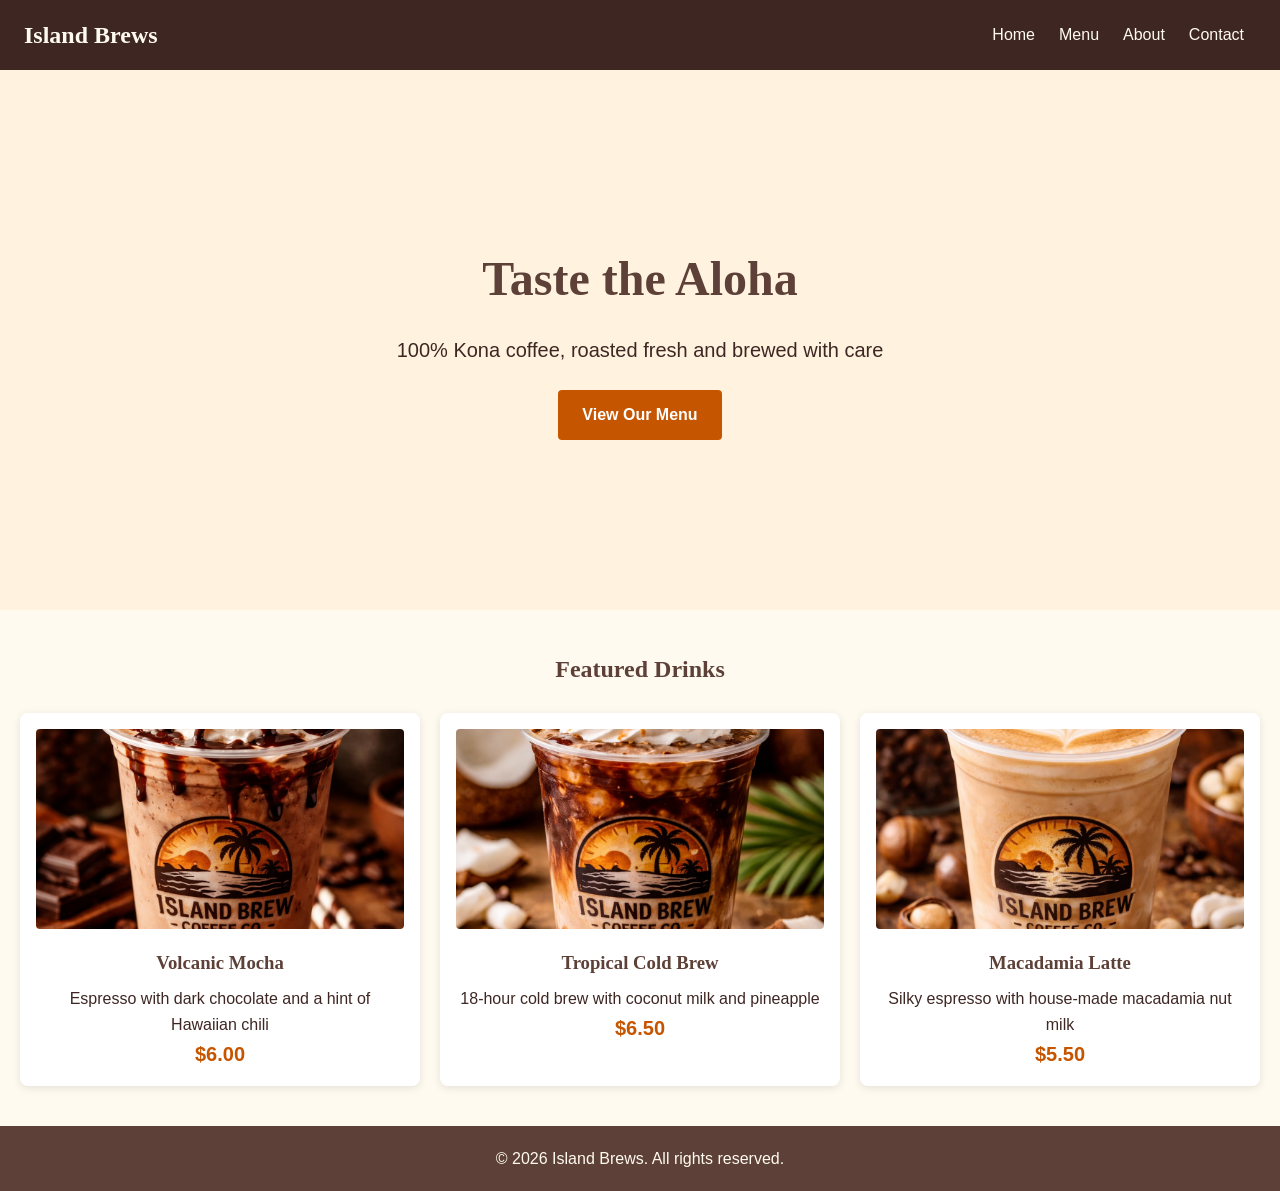
<file: island-brews/index.html>
<!DOCTYPE html>
<html lang="en">
  <head>
    <meta charset="UTF-8">
    <meta name="viewport" content="width=device-width, initial-scale=1.0">
    <title>Island Brews - Hawaiian Coffee</title>
    <link rel="stylesheet" href="homepage.css">
  </head>
  <body>
    <header>
      <div class="logo">Island Brews</div>
      <nav>
        <ul>
            <li><a href="index.html">Home</a></li>
            <li><a href="menu.html">Menu</a></li>
            <li><a href="about.html">About</a></li>
            <li><a href="contact.html">Contact</a></li>
        </ul>
      </nav>
    </header>

    <section class="hero">
      <h1>Taste the Aloha</h1>
      <p>100% Kona coffee, roasted fresh and brewed with care</p>
      <a href="menu.html" class="button">View Our Menu</a>
    </section>

    <main>
      <section class="featured">
        <h2>Featured Drinks</h2>
        <div class="card-container">
          <article class="card">
            <img src="images/volcanic-mocha.jpg" alt="Volcanic Mocha with chocolate drizzle">
            <h3>Volcanic Mocha</h3>
            <p>Espresso with dark chocolate and a hint of Hawaiian chili</p>
            <p class="price">$6.00</p>
          </article>
          <article class="card">
            <img src="images/tropical-cold-brew.jpg" alt="Tropical Cold Brew with coconut cream">
            <h3>Tropical Cold Brew</h3>
            <p>18-hour cold brew with coconut milk and pineapple</p>
            <p class="price">$6.50</p>
          </article>
          <article class="card">
            <img src="images/macadamia-latte.jpg" alt="Macadamia Latte with foam art">
            <h3>Macadamia Latte</h3>
            <p>Silky espresso with house-made macadamia nut milk</p>
            <p class="price">$5.50</p>
          </article>
        </div>
      </section>
    </main>

    <footer>
      <p>&copy; 2026 Island Brews. All rights reserved.</p>
    </footer>
  </body>
</html>
</file>
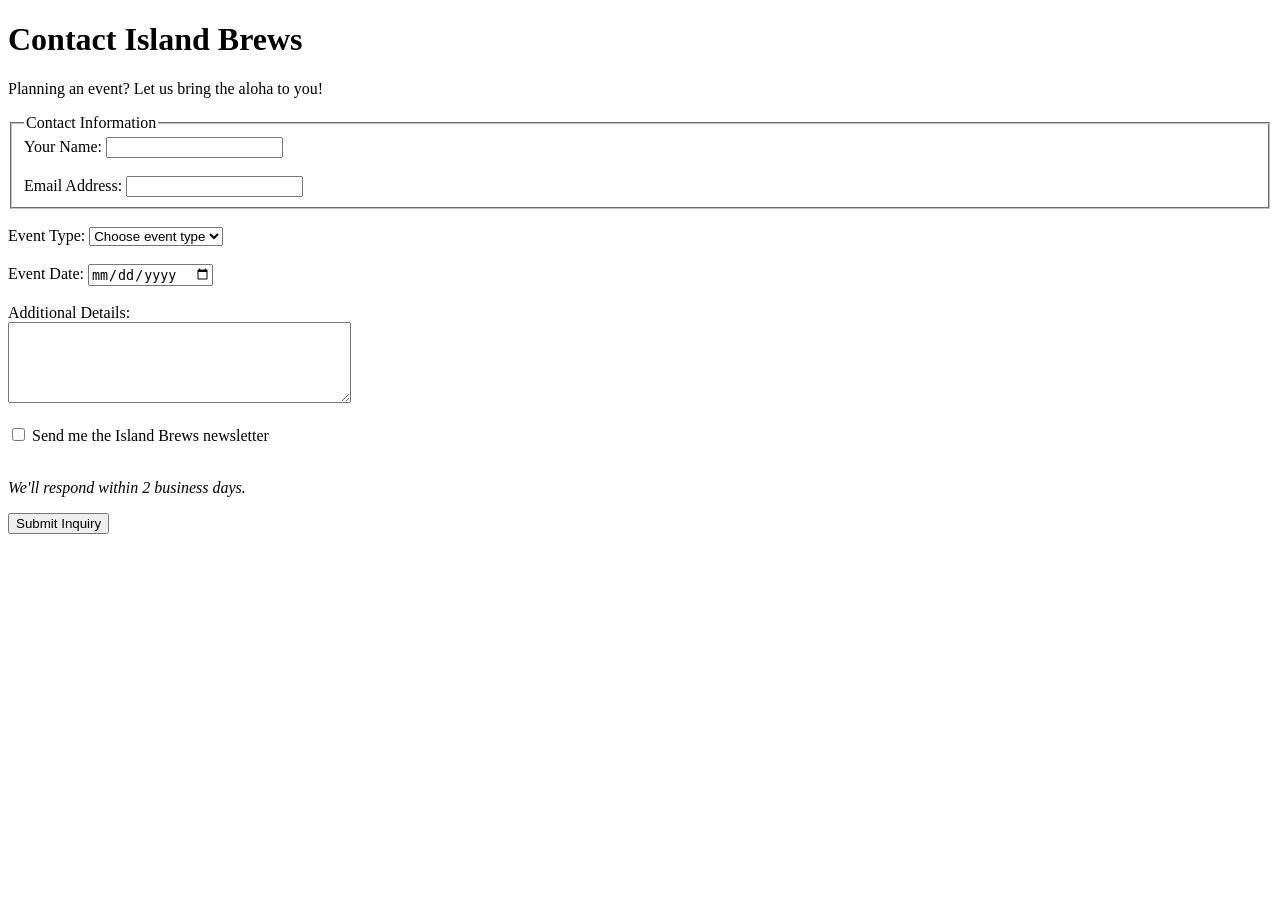
<file: island-brews/contact.html>
<!DOCTYPE html>
<html lang="en">
  <head>
    <meta charset="UTF-8">
    <meta name="viewport" content="width=device-width, initial-scale=1.0">
    <title>Contact - Island Brews</title>
  </head>
  <body>
    <h1>Contact Island Brews</h1>
    <p>Planning an event? Let us bring the aloha to you!</p>

    <form>
      <!-- PART 1: Contact Information Fieldset -->
      <fieldset>
        <legend>Contact Information</legend>

        <!-- TODO: Add Name Input (see Part 1, Step 1) -->
        <label for="name">Your Name:</label>
        <input type="text" id="name" name="name" required>

        <br><br>

        <!-- TODO: Add Email Input (see Part 1, Step 2) -->
        <label for="email">Email Address:</label>
        <input type="email" id="email" name="email" required>
      </fieldset>

      <br>

      <!-- PART 2: Event Type Dropdown (see Part 2, Step 1) -->
      <label for="event-type">Event Type:</label>
      <select id="event-type" name="event-type">
        <option value="">Choose event type</option>
        <option value="corporate">Corporate Meeting</option>
        <option value="wedding">Wedding</option>
        <option value="birthday">Birthday Party</option>
        <option value=" other">Other</option>
      </select>

      <br><br>

      <!-- PART 2: Event Date (see Part 2, Step 2) -->
      <label for="event-date">Event Date:</label>
      <input type="Date" id="event-date" name="event-date" required>

      <br><br>

      <!-- PART 2: Additional Details (see Part 2, Step 3) -->
      <label for="details">Additional Details:</label>
      <br>
      <textarea id="details" name="details" rows="5" cols="40"></textarea>

      <br><br>

      <!-- PART 3: Newsletter Checkbox (see Part 3, Step 1) -->
      <input type="checkbox" id="newsletter" name="newsletter">
      <label for="newsletter">Send me the Island Brews newsletter</label>

      <br><br>

      <p><em>We'll respond within 2 business days.</em></p>

      <!-- PART 3: Submit Button (see Part 3, Step 2) -->
      <button type="submit">Submit Inquiry</button>
    </form>
  </body>
</html>
</file>
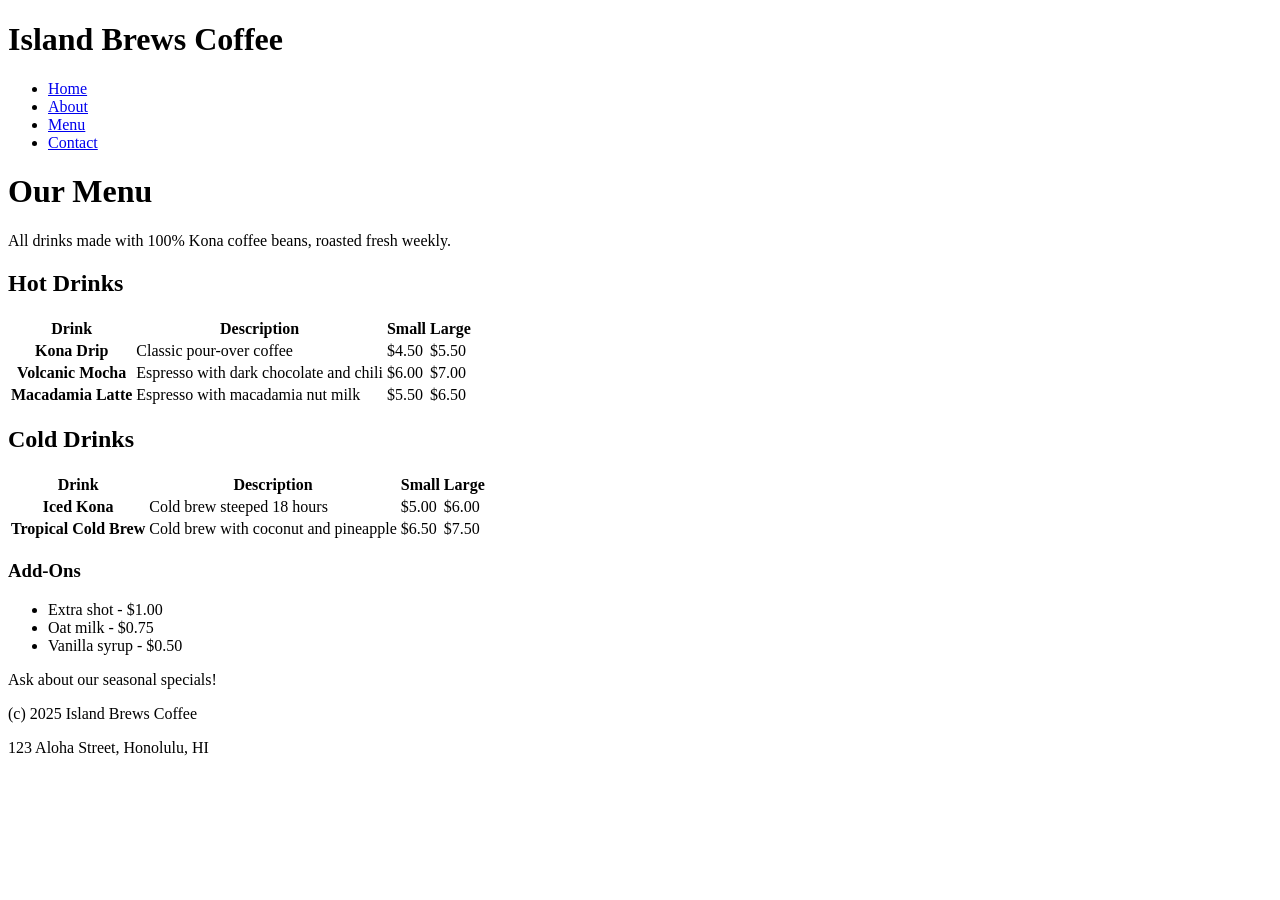
<file: island-brews/menu.html>
<!DOCTYPE html>
<html lang="en">
<head>
    <meta charset="UTF-8">
    <meta name="viewport" content="width=device-width, initial-scale=1.0">
    <title>Menu | Island Brews Coffee</title>
</head>
<body>
    <header>
        <h1>Island Brews Coffee</h1>
        <nav>
            <ul>
            <li><a href="index.html">Home</a></li>
            <li><a href="about.html">About</a></li>
            <li><a href="menu.html">Menu</a></li>
            <li><a href="contact.html">Contact</a></li>
    </ul>
        </nav>
    </header>

    <main>
        <h1>Our Menu</h1>
        <p>All drinks made with 100% Kona coffee beans, roasted fresh weekly.</p>

        <section>
            <h2>Hot Drinks</h2>
            <table>
                <thead>
                    <tr>
                    <th scope="col">Drink</th>
                    <th scope="col">Description</th>
                    <th scope="col">Small</th>
                    <th scope="col">Large</th>
                    </tr>
                </thead>
                <tbody>
                <tr>
                    <th scope="row">Kona Drip</th>
                    <td>Classic pour-over coffee</td>
                    <td>$4.50</td>
                    <td>$5.50</td>
                 </tr>
                <tr>
                    <th scope="row">Volcanic Mocha</th>
                    <td>Espresso with dark chocolate and chili</td>
                    <td>$6.00</td>
                    <td>$7.00</td>
                    </tr>
                <tr>
                    <th scope="row">Macadamia Latte</th>
                    <td>Espresso with macadamia nut milk</td>
                    <td>$5.50</td>
                    <td>$6.50</td>
                    </tr>
                </tbody>
            </table>
        </section>

        <section>
            <h2>Cold Drinks</h2>
            <table>
                <thead>
                    <tr>
                    <th scope="col">Drink</th>
                    <th class="col">Description</th>
                    <th class="col">Small</th>
                    <th class="col">Large</th>
                    </tr>
                </thead>
                <tbody>
                <tr>
                    <th scope="col">Iced Kona</th>
                    <td>Cold brew steeped 18 hours</td>
                    <td>$5.00</td>
                    <td>$6.00</td>
                </tr>
                <tr>
                    <th scope="col">Tropical Cold Brew</th>
                    <td>Cold brew with coconut and pineapple</td>
                    <td>$6.50</td>
                    <td>$7.50</td>
                </tr>
                </tbody>
            </table>
        </section>

        <aside>
            <h3>Add-Ons</h3>
            <ul>
                <li>Extra shot - $1.00</li>
                <li>Oat milk - $0.75</li>
                <li>Vanilla syrup - $0.50</li>
            </ul>
            <div class="sidebar-note">
                Ask about our seasonal specials!
            </div>
        </aside>
    </main>

    <footer>
        <p>(c) 2025 Island Brews Coffee</p>
        <adress>
            123 Aloha Street, Honolulu, HI
        </adress>
    </footer>
</body>
</html>
</file>
<file: island-brews/homepage.css>
/* ===================
   Island Brews Homepage Styles
   ===================

   Colors you'll need:
   - Coffee Brown: #5D4037
   - Light Brown: #8D6E63
   - Tropical Orange: #C65500
   - Dark Orange: #A85400
   - Dark Roast: #3E2723
   - Cream: #FFFAF0
   - Light Peach: #FFF3E0
*/

/* ===================
   Reset & Base Styles
   =================== */

* {
  box-sizing: border-box;
  margin: 0;
  padding: 0;
}

body {
  font-family: 'Segoe UI', Tahoma, sans-serif;
  font-size: 16px;
  line-height: 1.6;
  color: #3E2723;
  background-color: #FFFAF0;
}

/* ===================
   PART 1: Header & Navigation
   =================== */

/* Step 1: Make header a flex container */
header {
  display: flex;
  justify-content: space-between;
  align-items: center;
  background-color: #3E2723;
  padding: 16px 24px;
}

/* Step 2: Style the logo */
.logo {
  font-family: Georgia, serif;
  font-size: 1.5rem;
  font-weight: bold;
  color: #FFFAF0;
}

/* Step 3: Make nav list horizontal */
nav ul {
  display: flex;
  gap: 24xp;
  list-style: none;
}

/* Step 4: Style nav links */
nav a {
  color: #FFFAF0;
  text-decoration: none;
  padding: 8px 12px;
}

nav a:hover {
  color: #8DGEG3;
  background-color: rgba(255, 255, 255, 0.1);
  border-radius: 4px;
}

/* ===================
   PART 2: Hero Section
   =================== */

/* Step 1: Center hero content */
.hero {
  display: flex;
  flex-direction: column;
  justify-content: center;
  align-items: center;
  min-height: 60vh;
  background-color: #FFF3E0;
  padding: 40px 20px;
  text-align: center
}

.hero h1 {
  font-family: Georgia, serif;
  font-size: 3rem;
  color: #5D4037;
  margin-bottom: 16px;
}

.hero p {
  font-size: 1.25rem;
  margin-bottom: 24px;
}

/* ===================
   Button (already complete!)
   =================== */

.button {
  display: inline-block;
  background-color: #C65500;
  color: white;
  padding: 12px 24px;
  text-decoration: none;
  border-radius: 4px;
  font-weight: bold;
}

.button:hover {
  background-color: #A85400;
}

/* ===================
   Featured Section (Week 11)
   =================== */

.featured {
  padding: 40px 20px;
}

.featured h2 {
  font-family: Georgia, serif;
  color: #5D4037;
  text-align: center;
  margin-bottom: 24px;
}

/* You'll add Flexbox styles here in Week 11 */
.card-container {
  display: flex;
  flex-wrap: wrap;
  gap: 20px;
}

.card {
  flex: 1 1 280px;
  background-color: #fff;
  border-radius: 8px;
  box-shadow: 0 2px 8px rgba(0, 0, 0, 0.1);
  padding: 16px;
  text-align: center;
}

.card img {
  width: 100%;
  height: 200px;
  object-fit: cover;
  border-radius: 4px;
}

.card h3 {
  font-family: Georgia, serif;
  color: #5D4037;
  margin: 12px 0 8px;
}

.card .price {
  color: #C65500;
  font-weight: bold;
  font-size: 1.25rem;
}

/* ===================
   Footer (Week 11)
   =================== */

footer {
  background-color: #5D4037;
  color: #FFFAF0;
  text-align: center;
  padding: 20px;
}
</file>
